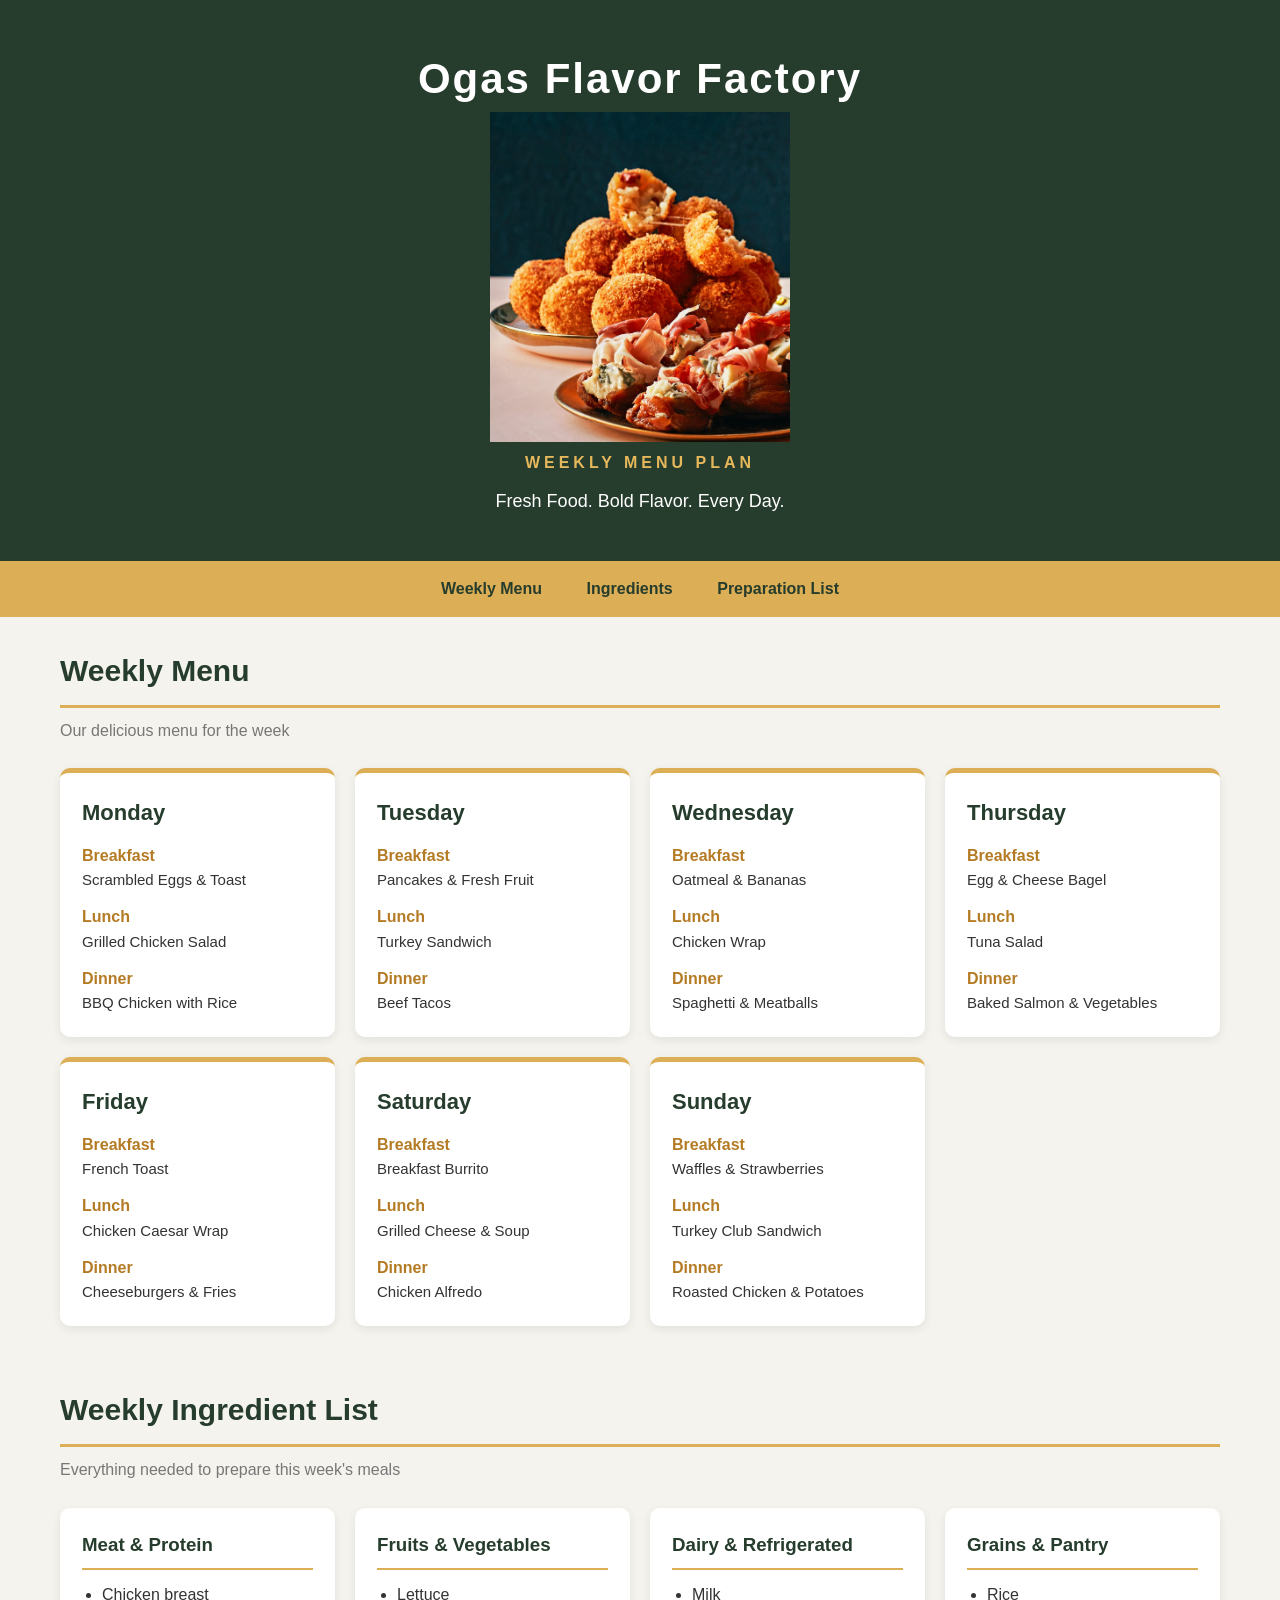
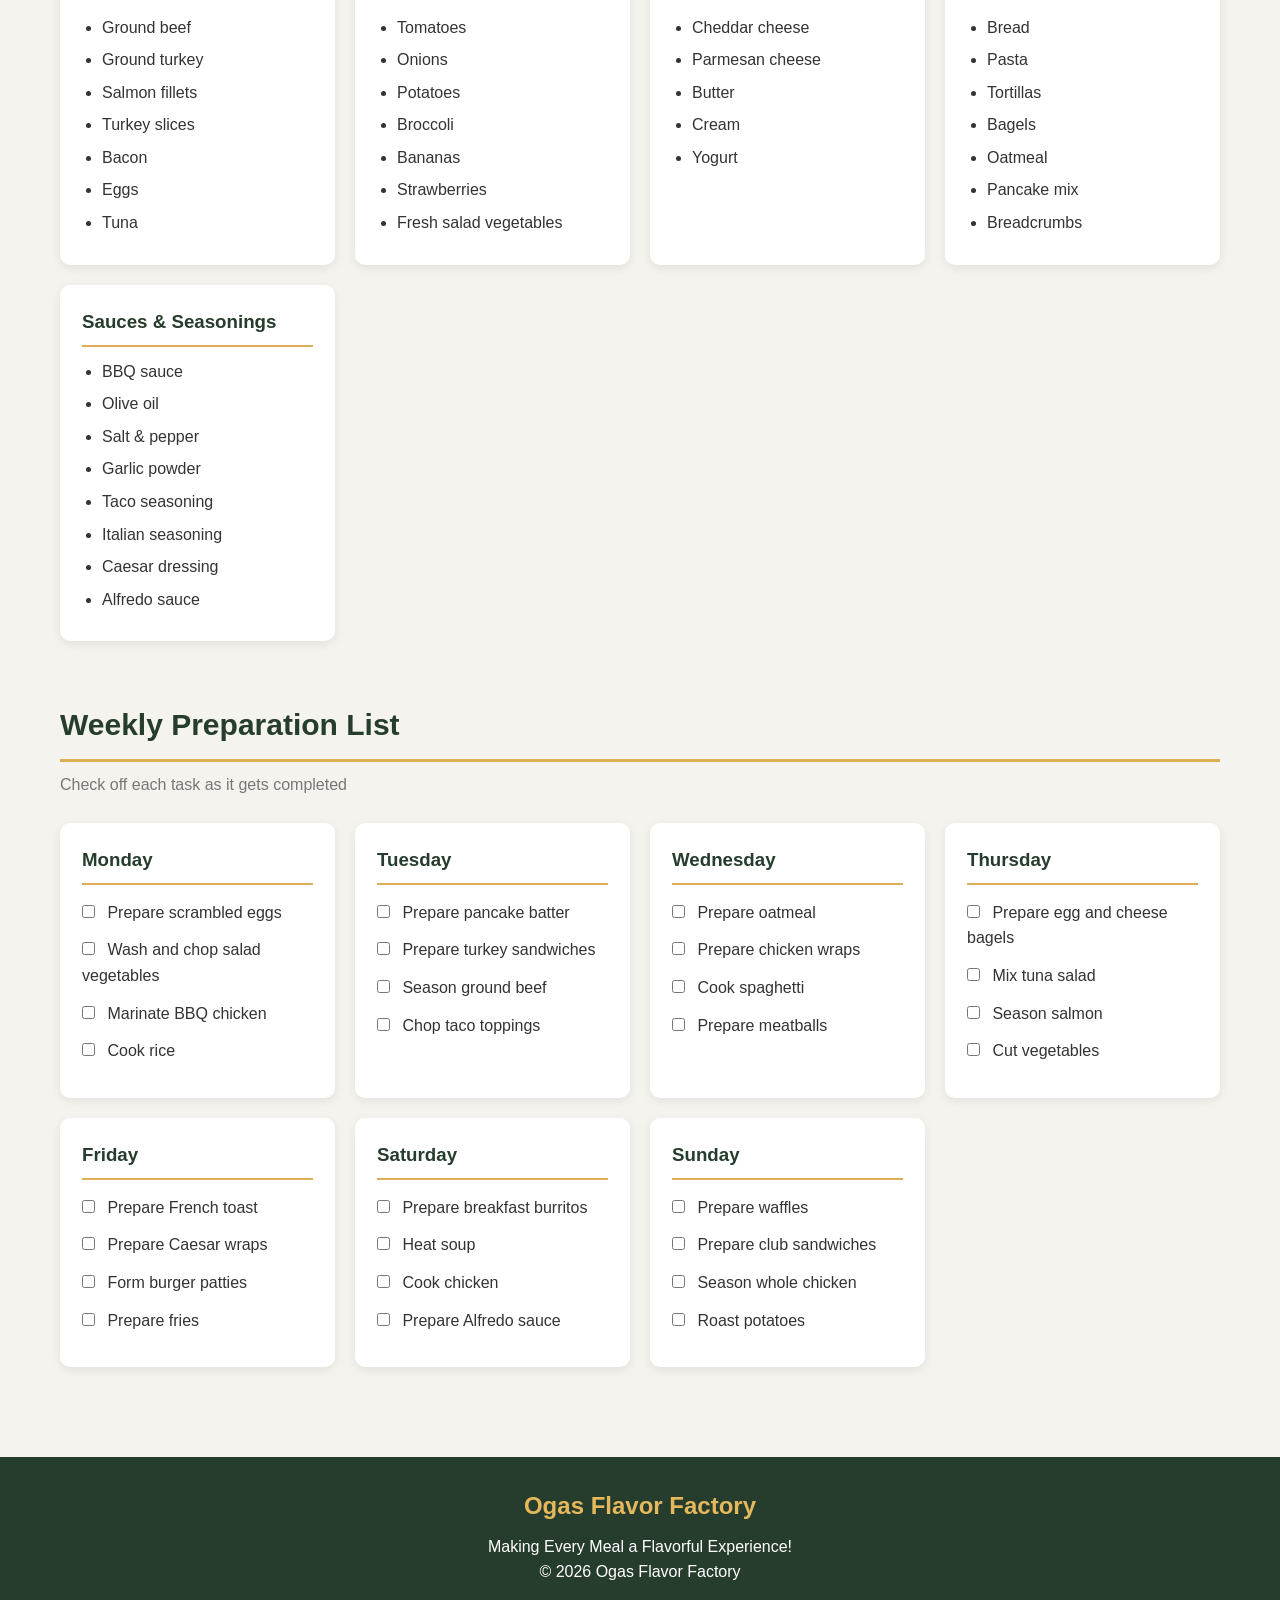
<file: extracredit/index.html>
<!DOCTYPE html>
<html lang="en">
<head>
    <meta charset="UTF-8">
    <meta name="viewport" content="width=device-width, initial-scale=1.0">
    <title>Ogas Flavor Factory | Weekly Menu Plan</title>

    <link rel="stylesheet" href="style.css">
</head>

<body>

    <header>
        <h1>Ogas Flavor Factory</h1>
        <img src="Party-food-recipes-fcfb3af.jpg" alt="" width="300">
        <p>WEEKLY MENU PLAN</p>
        <h2>Fresh Food. Bold Flavor. Every Day.</h2>
    </header>

    <nav>
        <a href="#menu">Weekly Menu</a>
        <a href="#ingredients">Ingredients</a>
        <a href="#prep">Preparation List</a>
    </nav>

    <main>

        <section id="menu">
            <h2>Weekly Menu</h2>
            <p class="subtitle">Our delicious menu for the week</p>

            <div class="menu-container">

                <div class="day-card">
                    <h3>Monday</h3>
                    <h4>Breakfast</h4>
                    <p>Scrambled Eggs & Toast</p>
                    <h4>Lunch</h4>
                    <p>Grilled Chicken Salad</p>
                    <h4>Dinner</h4>
                    <p>BBQ Chicken with Rice</p>
                </div>

                <div class="day-card">
                    <h3>Tuesday</h3>
                    <h4>Breakfast</h4>
                    <p>Pancakes & Fresh Fruit</p>
                    <h4>Lunch</h4>
                    <p>Turkey Sandwich</p>
                    <h4>Dinner</h4>
                    <p>Beef Tacos</p>
                </div>

                <div class="day-card">
                    <h3>Wednesday</h3>
                    <h4>Breakfast</h4>
                    <p>Oatmeal & Bananas</p>
                    <h4>Lunch</h4>
                    <p>Chicken Wrap</p>
                    <h4>Dinner</h4>
                    <p>Spaghetti & Meatballs</p>
                </div>

                <div class="day-card">
                    <h3>Thursday</h3>
                    <h4>Breakfast</h4>
                    <p>Egg & Cheese Bagel</p>
                    <h4>Lunch</h4>
                    <p>Tuna Salad</p>
                    <h4>Dinner</h4>
                    <p>Baked Salmon & Vegetables</p>
                </div>

                <div class="day-card">
                    <h3>Friday</h3>
                    <h4>Breakfast</h4>
                    <p>French Toast</p>
                    <h4>Lunch</h4>
                    <p>Chicken Caesar Wrap</p>
                    <h4>Dinner</h4>
                    <p>Cheeseburgers & Fries</p>
                </div>

                <div class="day-card">
                    <h3>Saturday</h3>
                    <h4>Breakfast</h4>
                    <p>Breakfast Burrito</p>
                    <h4>Lunch</h4>
                    <p>Grilled Cheese & Soup</p>
                    <h4>Dinner</h4>
                    <p>Chicken Alfredo</p>
                </div>

                <div class="day-card">
                    <h3>Sunday</h3>
                    <h4>Breakfast</h4>
                    <p>Waffles & Strawberries</p>
                    <h4>Lunch</h4>
                    <p>Turkey Club Sandwich</p>
                    <h4>Dinner</h4>
                    <p>Roasted Chicken & Potatoes</p>
                </div>

            </div>
        </section>

        <section id="ingredients">
            <h2>Weekly Ingredient List</h2>
            <p class="subtitle">Everything needed to prepare this week's meals</p>

            <div class="list-container">

                <div class="list-card">
                    <h3>Meat & Protein</h3>
                    <ul>
                        <li>Chicken breast</li>
                        <li>Ground beef</li>
                        <li>Ground turkey</li>
                        <li>Salmon fillets</li>
                        <li>Turkey slices</li>
                        <li>Bacon</li>
                        <li>Eggs</li>
                        <li>Tuna</li>
                    </ul>
                </div>

                <div class="list-card">
                    <h3>Fruits & Vegetables</h3>
                    <ul>
                        <li>Lettuce</li>
                        <li>Tomatoes</li>
                        <li>Onions</li>
                        <li>Potatoes</li>
                        <li>Broccoli</li>
                        <li>Bananas</li>
                        <li>Strawberries</li>
                        <li>Fresh salad vegetables</li>
                    </ul>
                </div>

                <div class="list-card">
                    <h3>Dairy & Refrigerated</h3>
                    <ul>
                        <li>Milk</li>
                        <li>Cheddar cheese</li>
                        <li>Parmesan cheese</li>
                        <li>Butter</li>
                        <li>Cream</li>
                        <li>Yogurt</li>
                    </ul>
                </div>

                <div class="list-card">
                    <h3>Grains & Pantry</h3>
                    <ul>
                        <li>Rice</li>
                        <li>Bread</li>
                        <li>Pasta</li>
                        <li>Tortillas</li>
                        <li>Bagels</li>
                        <li>Oatmeal</li>
                        <li>Pancake mix</li>
                        <li>Breadcrumbs</li>
                    </ul>
                </div>

                <div class="list-card">
                    <h3>Sauces & Seasonings</h3>
                    <ul>
                        <li>BBQ sauce</li>
                        <li>Olive oil</li>
                        <li>Salt & pepper</li>
                        <li>Garlic powder</li>
                        <li>Taco seasoning</li>
                        <li>Italian seasoning</li>
                        <li>Caesar dressing</li>
                        <li>Alfredo sauce</li>
                    </ul>
                </div>

            </div>
        </section>

        <section id="prep">
            <h2>Weekly Preparation List</h2>
            <p class="subtitle">Check off each task as it gets completed</p>

            <div class="prep-container">

                <div class="prep-card">
                    <h3>Monday</h3>
                    <label><input type="checkbox"> Prepare scrambled eggs</label>
                    <label><input type="checkbox"> Wash and chop salad vegetables</label>
                    <label><input type="checkbox"> Marinate BBQ chicken</label>
                    <label><input type="checkbox"> Cook rice</label>
                </div>

                <div class="prep-card">
                    <h3>Tuesday</h3>
                    <label><input type="checkbox"> Prepare pancake batter</label>
                    <label><input type="checkbox"> Prepare turkey sandwiches</label>
                    <label><input type="checkbox"> Season ground beef</label>
                    <label><input type="checkbox"> Chop taco toppings</label>
                </div>

                <div class="prep-card">
                    <h3>Wednesday</h3>
                    <label><input type="checkbox"> Prepare oatmeal</label>
                    <label><input type="checkbox"> Prepare chicken wraps</label>
                    <label><input type="checkbox"> Cook spaghetti</label>
                    <label><input type="checkbox"> Prepare meatballs</label>
                </div>

                <div class="prep-card">
                    <h3>Thursday</h3>
                    <label><input type="checkbox"> Prepare egg and cheese bagels</label>
                    <label><input type="checkbox"> Mix tuna salad</label>
                    <label><input type="checkbox"> Season salmon</label>
                    <label><input type="checkbox"> Cut vegetables</label>
                </div>

                <div class="prep-card">
                    <h3>Friday</h3>
                    <label><input type="checkbox"> Prepare French toast</label>
                    <label><input type="checkbox"> Prepare Caesar wraps</label>
                    <label><input type="checkbox"> Form burger patties</label>
                    <label><input type="checkbox"> Prepare fries</label>
                </div>

                <div class="prep-card">
                    <h3>Saturday</h3>
                    <label><input type="checkbox"> Prepare breakfast burritos</label>
                    <label><input type="checkbox"> Heat soup</label>
                    <label><input type="checkbox"> Cook chicken</label>
                    <label><input type="checkbox"> Prepare Alfredo sauce</label>
                </div>

                <div class="prep-card">
                    <h3>Sunday</h3>
                    <label><input type="checkbox"> Prepare waffles</label>
                    <label><input type="checkbox"> Prepare club sandwiches</label>
                    <label><input type="checkbox"> Season whole chicken</label>
                    <label><input type="checkbox"> Roast potatoes</label>
                </div>

            </div>
        </section>

    </main>

    <footer>
        <h2>Ogas Flavor Factory</h2>
        <p>Making Every Meal a Flavorful Experience!</p>
        <p>&copy; 2026 Ogas Flavor Factory</p>
    </footer>

</body>
</html>
</file>
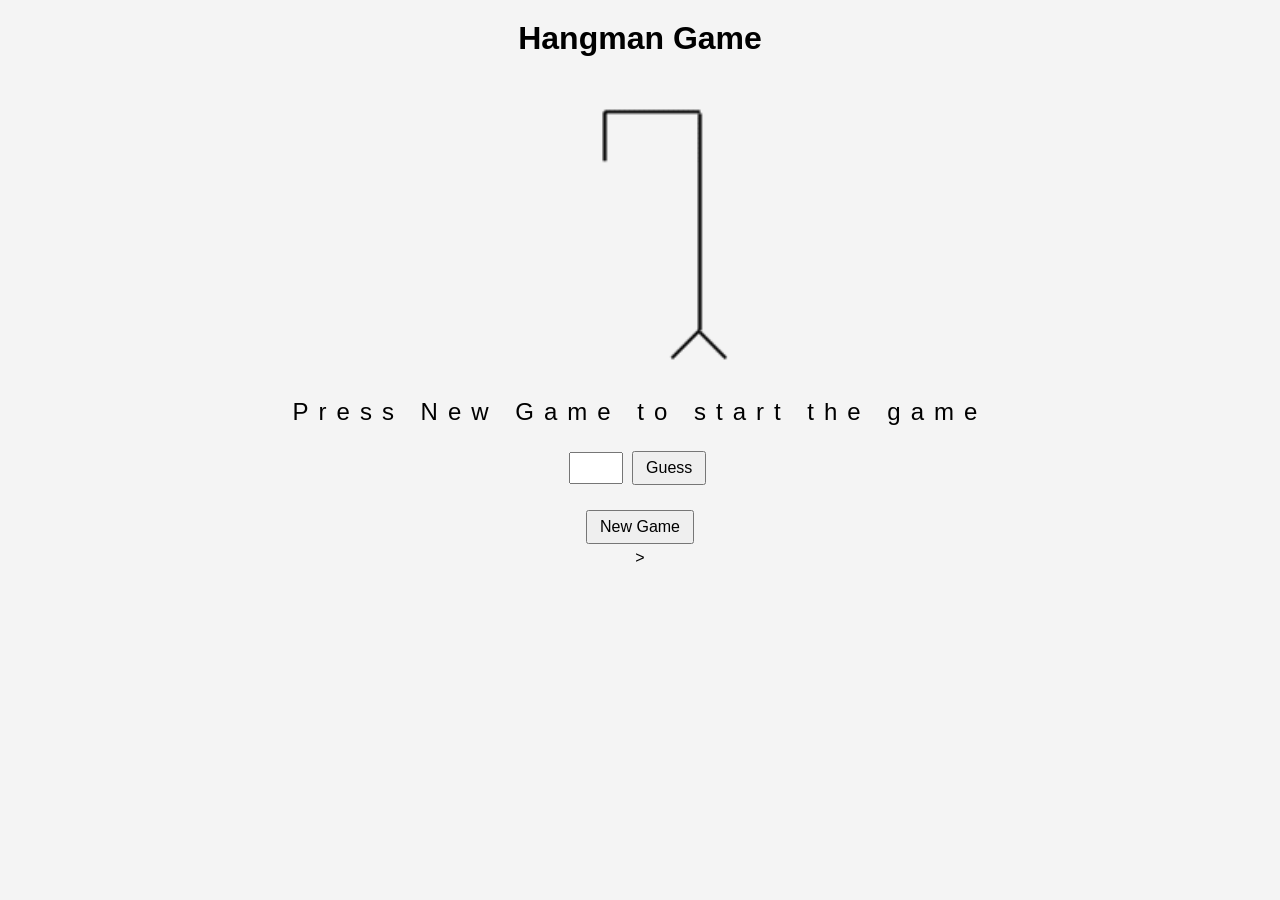
<file: hangman/hangman.html>
<!DOCTYPE html>
<html lang="en">
<head>
    <link rel="stylesheet" href="hangman.css"/>
    <script src="hangman.js" defer></script>
    <title>Hangman game</title>
</head>

<body>

    <h1>Hangman Game</h1>

    <div>
        <img src="images/hangman6.gif" alt="Picture hangman" id="hangmanpic"/>
    </div>

    <div id="clue">Press New Game to start the game</div>

    <div>
        <input id="guess" type="text" maxlength="1">
        <button onclick="guessLetter()">Guess</button>
    </div>

    <div id="guesses"></div>

    <div id="newgamearea">
        <button onclick="newGame()">New Game</button>
    </div>
</body>
</html>>
</file>
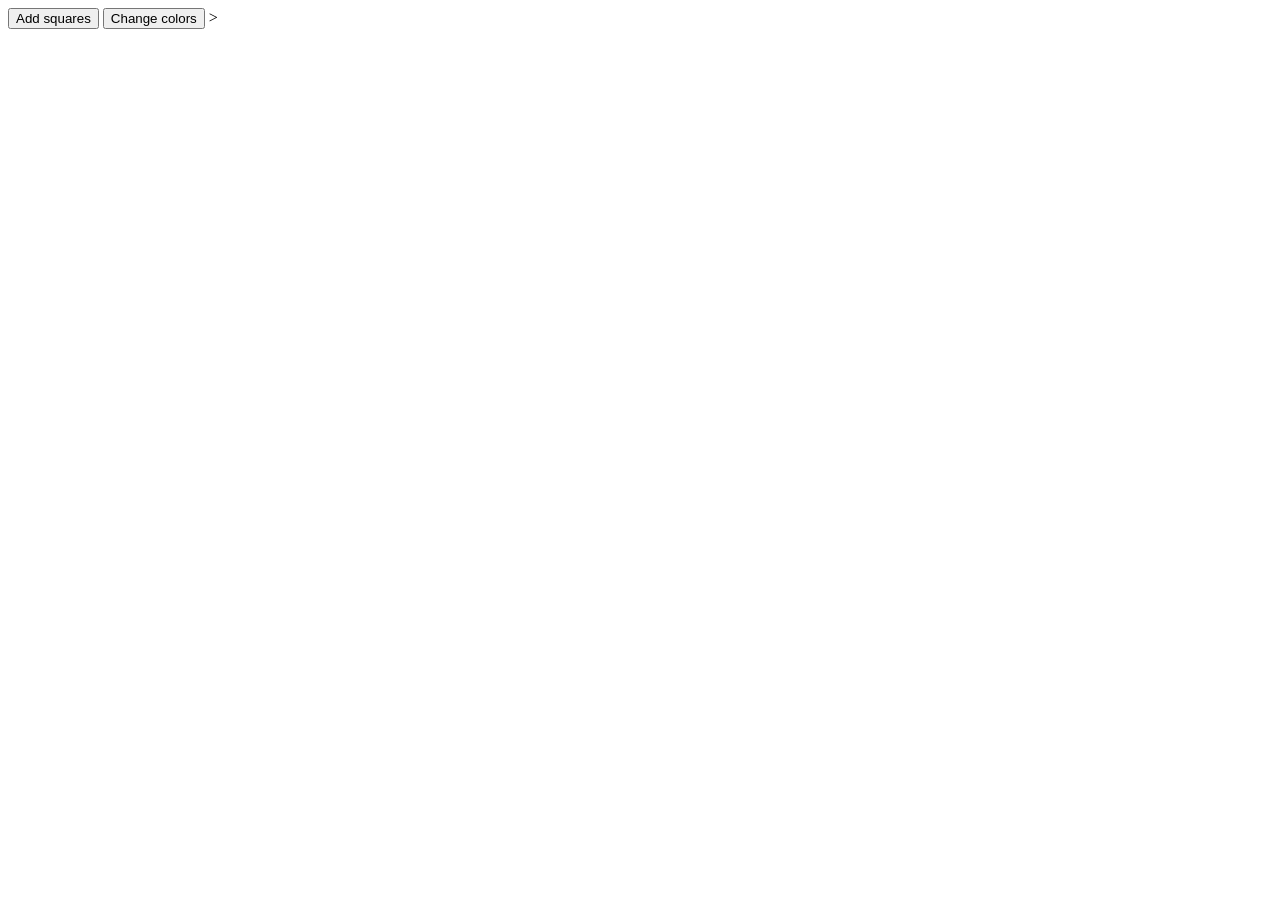
<file: squares/squares.html>
<!DOCTYPE html>
<html lang="en">
<head>
    <link rel="stylesheet" href="squares.css"/>
    <script src="squares.js" defer></script>
    <title>Squares</title>
</head>

<body>
        <div id="squarearea"></div>
        <button id="add"> Add squares</button>
        <button>Change colors</button>
</body>
</html>>
</file>
<file: extracredit/style.css>
* {
    margin: 0;
    padding: 0;
    box-sizing: border-box;
}

body {
    font-family: Arial, sans-serif;
    background-color: #f5f3ed;
    color: #333;
    line-height: 1.6;
}

/* Header */

header {
    background-color: #263c2c;
    color: white;
    text-align: center;
    padding: 45px 20px;
}

header h1 {
    font-size: 42px;
    letter-spacing: 2px;
}

header p {
    color: #e6b85c;
    font-weight: bold;
    letter-spacing: 4px;
}

header h2 {
    margin-top: 12px;
    font-size: 18px;
    font-weight: normal;
}

/* Navigation */

nav {
    background-color: #dcae55;
    padding: 15px;
    text-align: center;
}

nav a {
    color: #263c2c;
    text-decoration: none;
    font-weight: bold;
    margin: 0 20px;
}

nav a:hover {
    color: white;
}

/* Main sections */

main {
    max-width: 1200px;
    margin: auto;
    padding: 30px 20px;
}

section {
    margin-bottom: 60px;
}

section h2 {
    color: #263c2c;
    font-size: 30px;
    border-bottom: 3px solid #dcae55;
    padding-bottom: 10px;
}

.subtitle {
    color: #777;
    margin: 10px 0 25px;
}

/* Weekly Menu */

.menu-container {
    display: grid;
    grid-template-columns: repeat(auto-fit, minmax(230px, 1fr));
    gap: 20px;
}

.day-card {
    background-color: white;
    padding: 22px;
    border-radius: 10px;
    border-top: 5px solid #dcae55;
    box-shadow: 0 3px 10px rgba(0,0,0,0.08);
}

.day-card h3 {
    color: #263c2c;
    font-size: 22px;
    margin-bottom: 12px;
}

.day-card h4 {
    color: #b47b24;
    margin-top: 12px;
}

.day-card p {
    font-size: 15px;
}

/* Ingredient List */

.list-container {
    display: grid;
    grid-template-columns: repeat(auto-fit, minmax(220px, 1fr));
    gap: 20px;
}

.list-card {
    background-color: white;
    padding: 22px;
    border-radius: 10px;
    box-shadow: 0 3px 10px rgba(0,0,0,0.08);
}

.list-card h3 {
    color: #263c2c;
    margin-bottom: 12px;
    border-bottom: 2px solid #dcae55;
    padding-bottom: 8px;
}

.list-card ul {
    padding-left: 20px;
}

.list-card li {
    margin-bottom: 7px;
}

/* Preparation List */

.prep-container {
    display: grid;
    grid-template-columns: repeat(auto-fit, minmax(250px, 1fr));
    gap: 20px;
}

.prep-card {
    background-color: white;
    padding: 22px;
    border-radius: 10px;
    box-shadow: 0 3px 10px rgba(0,0,0,0.08);
}

.prep-card h3 {
    color: #263c2c;
    margin-bottom: 15px;
    border-bottom: 2px solid #dcae55;
    padding-bottom: 8px;
}

.prep-card label {
    display: block;
    margin-bottom: 12px;
    cursor: pointer;
}

.prep-card input {
    margin-right: 8px;
    accent-color: #263c2c;
}

/* Footer */

footer {
    background-color: #263c2c;
    color: white;
    text-align: center;
    padding: 30px;
}

footer h2 {
    color: #e6b85c;
    margin-bottom: 8px;
}



/* Mobile Layout */

@media (max-width: 600px) {

    header h1 {
        font-size: 30px;
    }

    nav a {
        display: block;
        margin: 8px;
    }

    main {
        padding: 20px 12px;
    }

    section h2 {
        font-size: 25px;
    }



nav a:hover {
    color: white;
}

nav a:focus {
    background-color: #69285b;
    color: white;
    padding: 8px;
    border-radius: 5px;
}
}
</file>
<file: hangman/hangman.css>
body {
    font-family: Arial, sans-serif;
    text-align: center;
    background-color: #f4f4f4;
}

h1 {
    margin-top: 20px;
}

#clue {
    font-size: 24px;
    letter-spacing: 10px;
    margin: 20px;
}

#newgamearea {
    
}

#guesses {
    margin: 15px;
    font-size: 18px;
}

input {
    padding: 5px;
    font-size: 16px;
    text-align: center;
    width: 40px;
}

button {
    padding: 6px 12px;
    font-size: 16px;
    margin: 5px;
    cursor: pointer;
}

button:hover {
    background-color: #ddd;
}

img {
    margin-top: 20px;
    width: 200px;
}
</file>
<file: squares/squares.css>
#squaresarea{
    height: 300px;
    width: 700px;
    border: 2px solid black;
    position: realative;
    margin-bottom: 10px;
}

.square{
    width:50px;
    height:50px;
    border: 2px solid black;
    position: absolute;
}git remote remove origin
</file>
